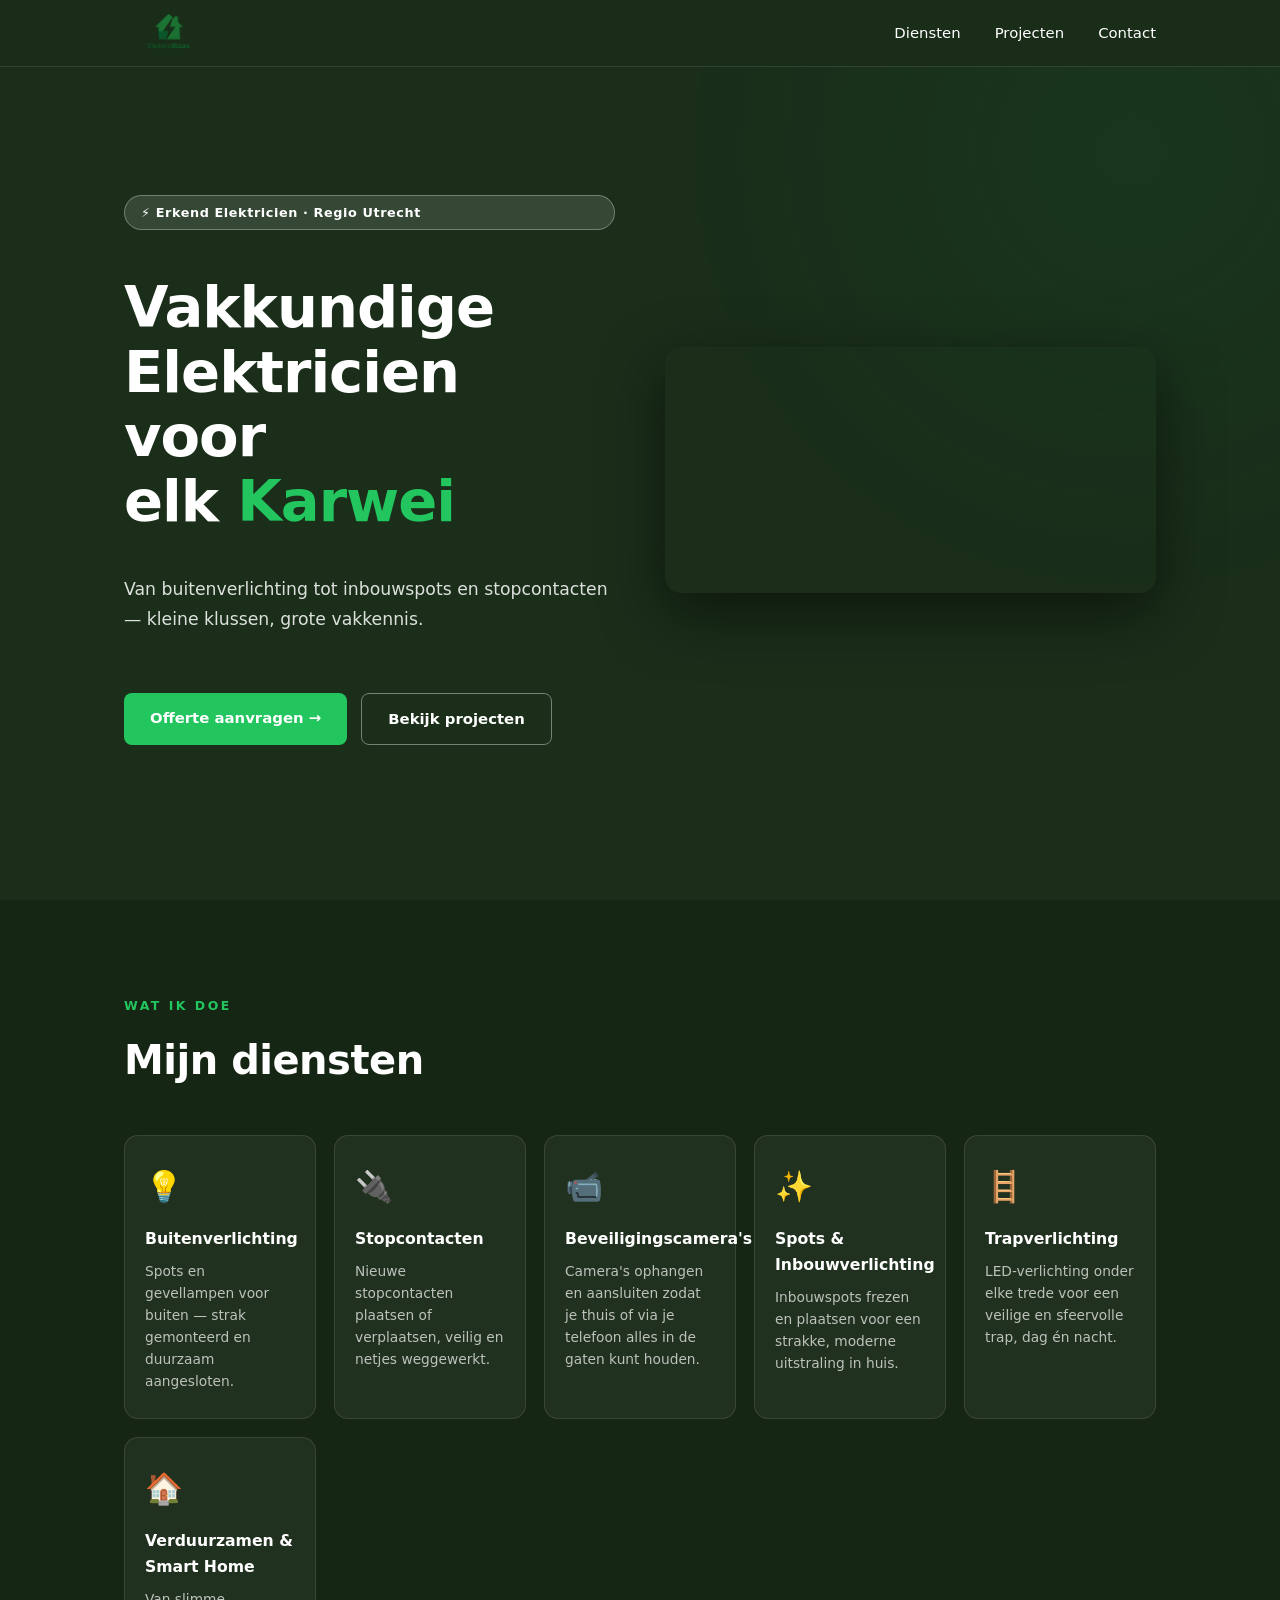
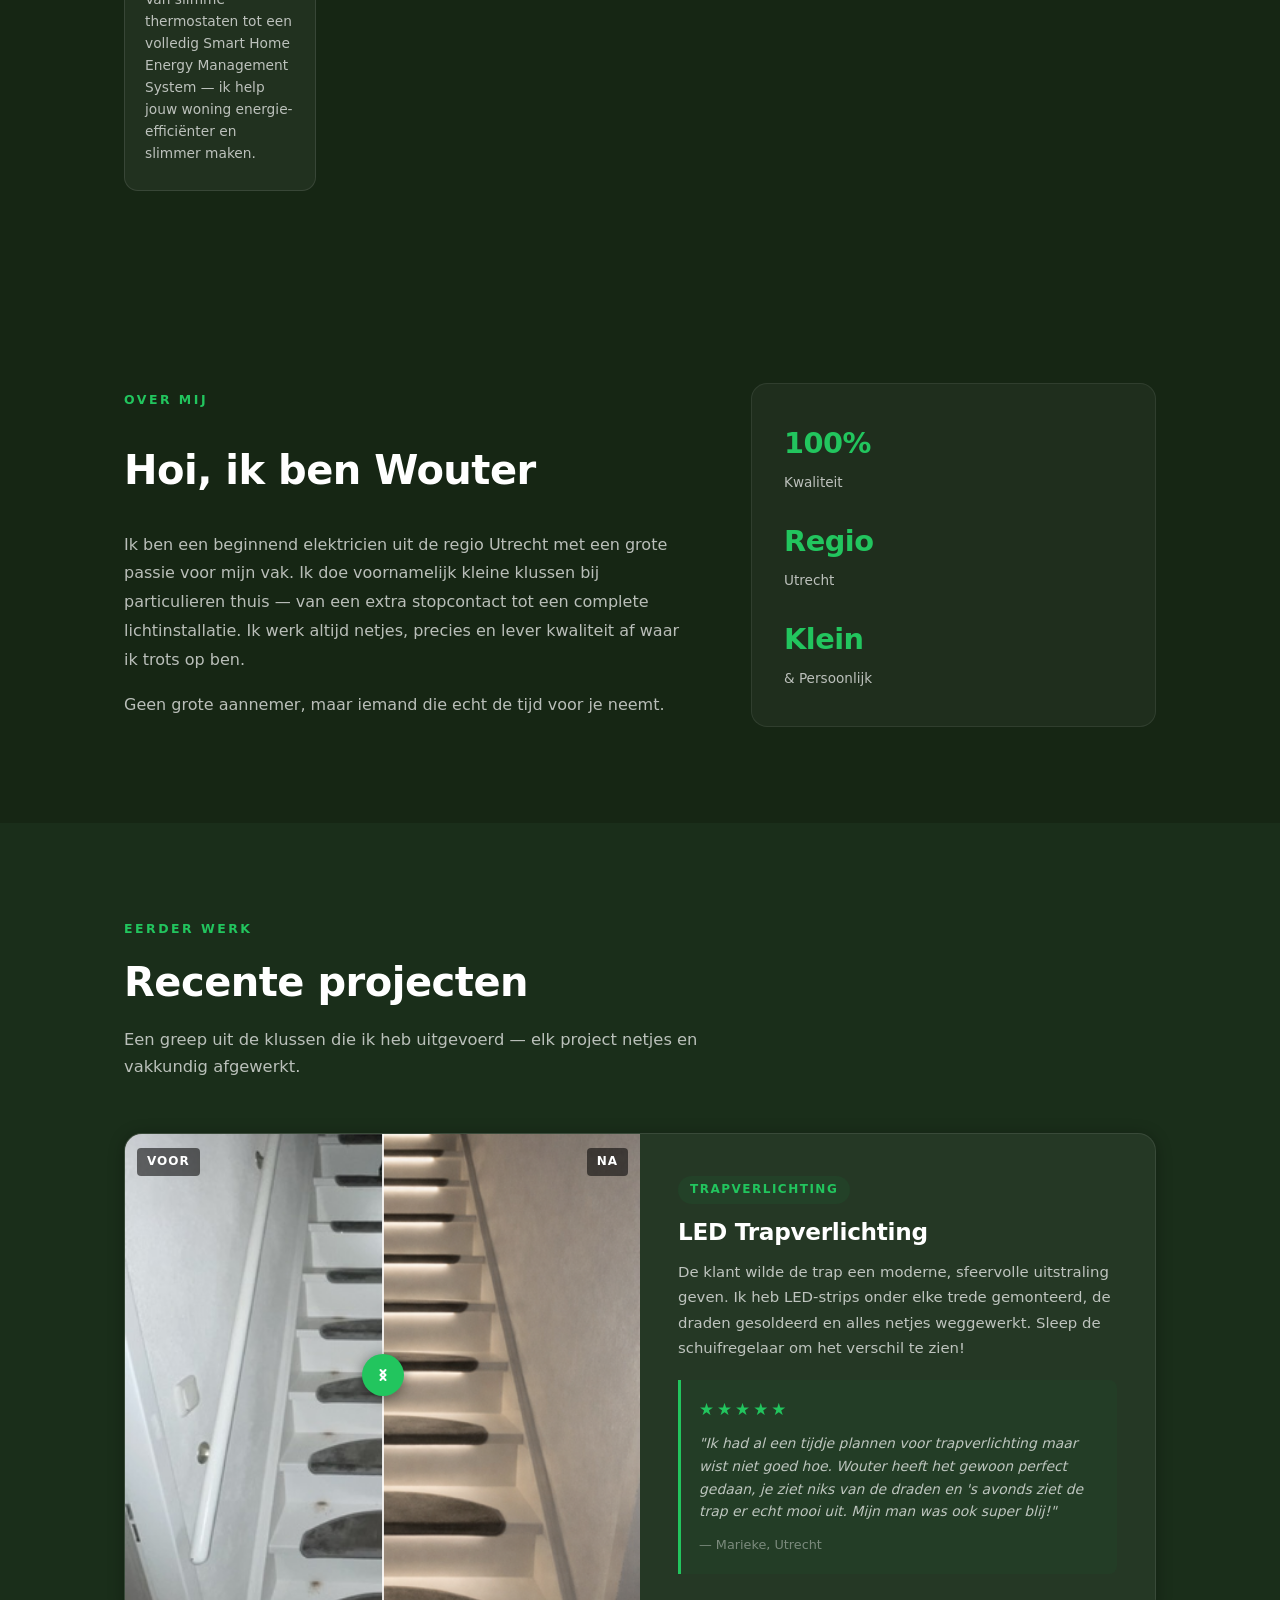
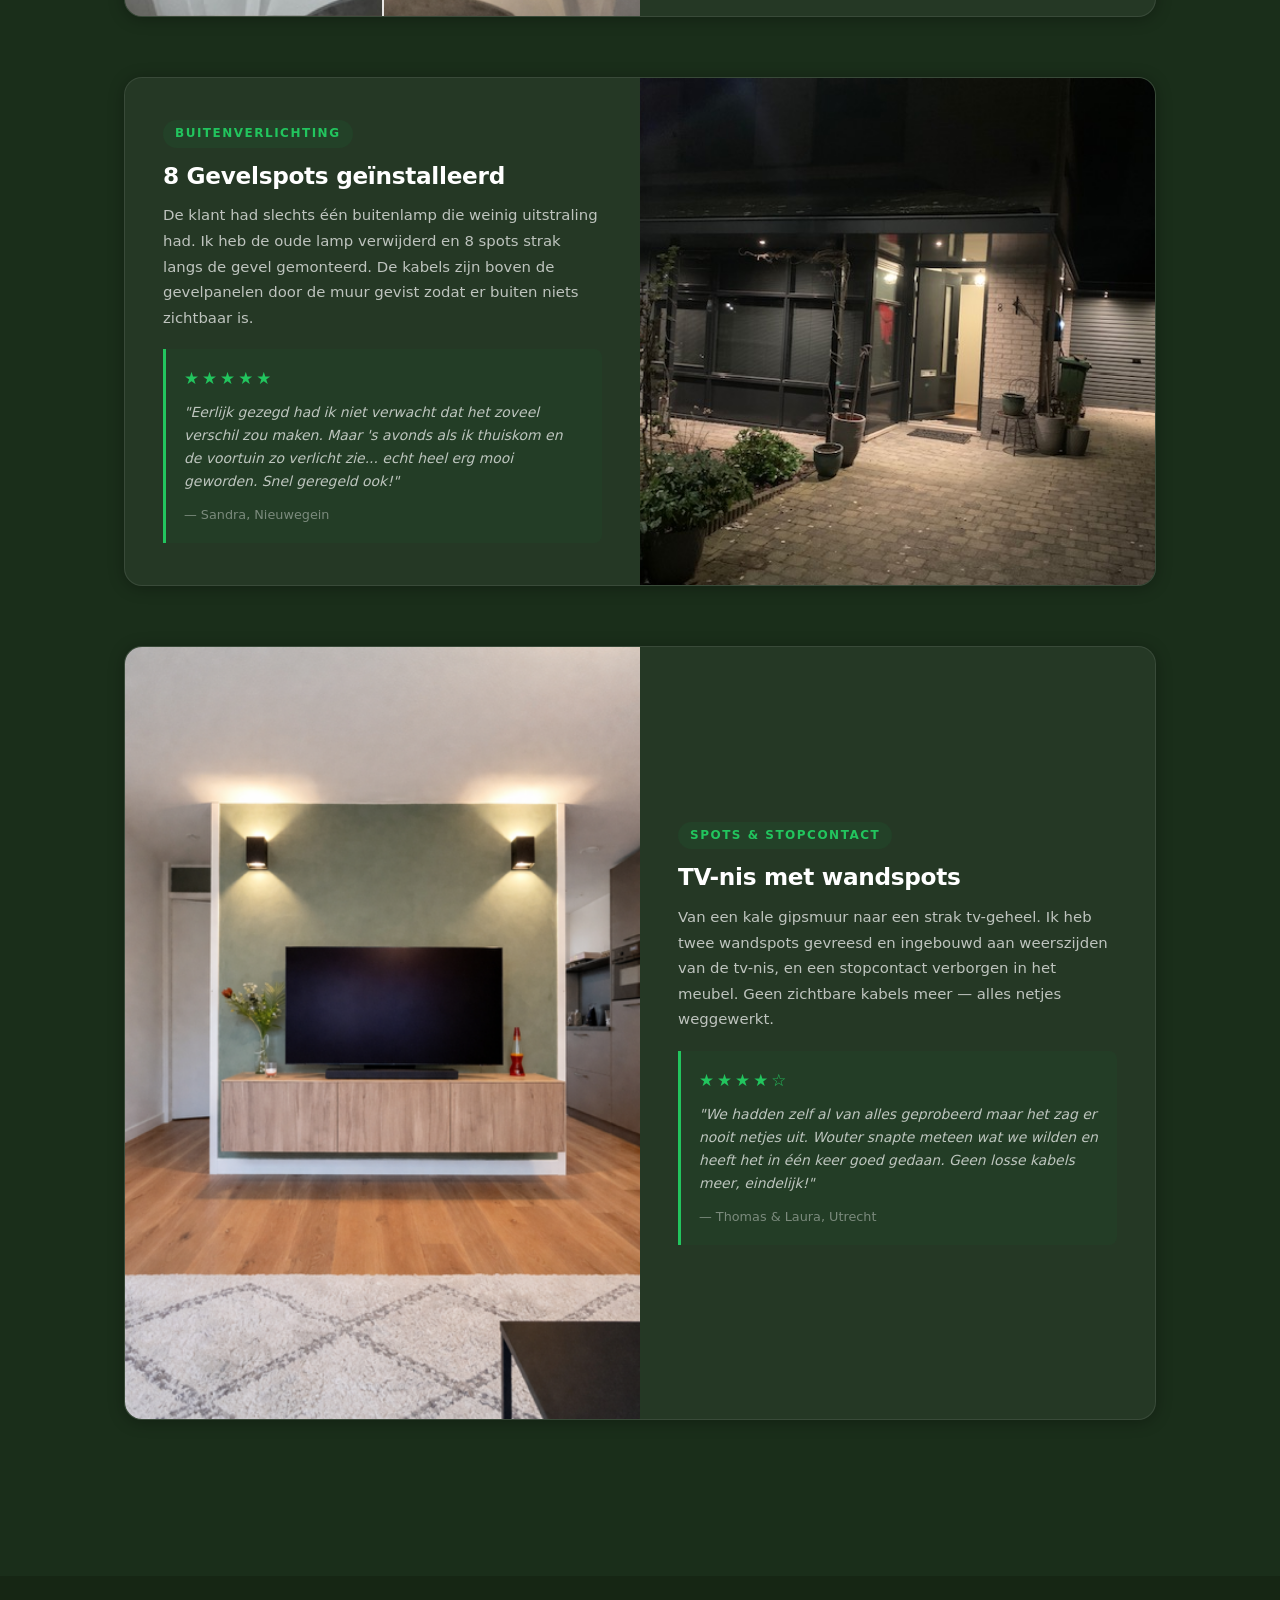
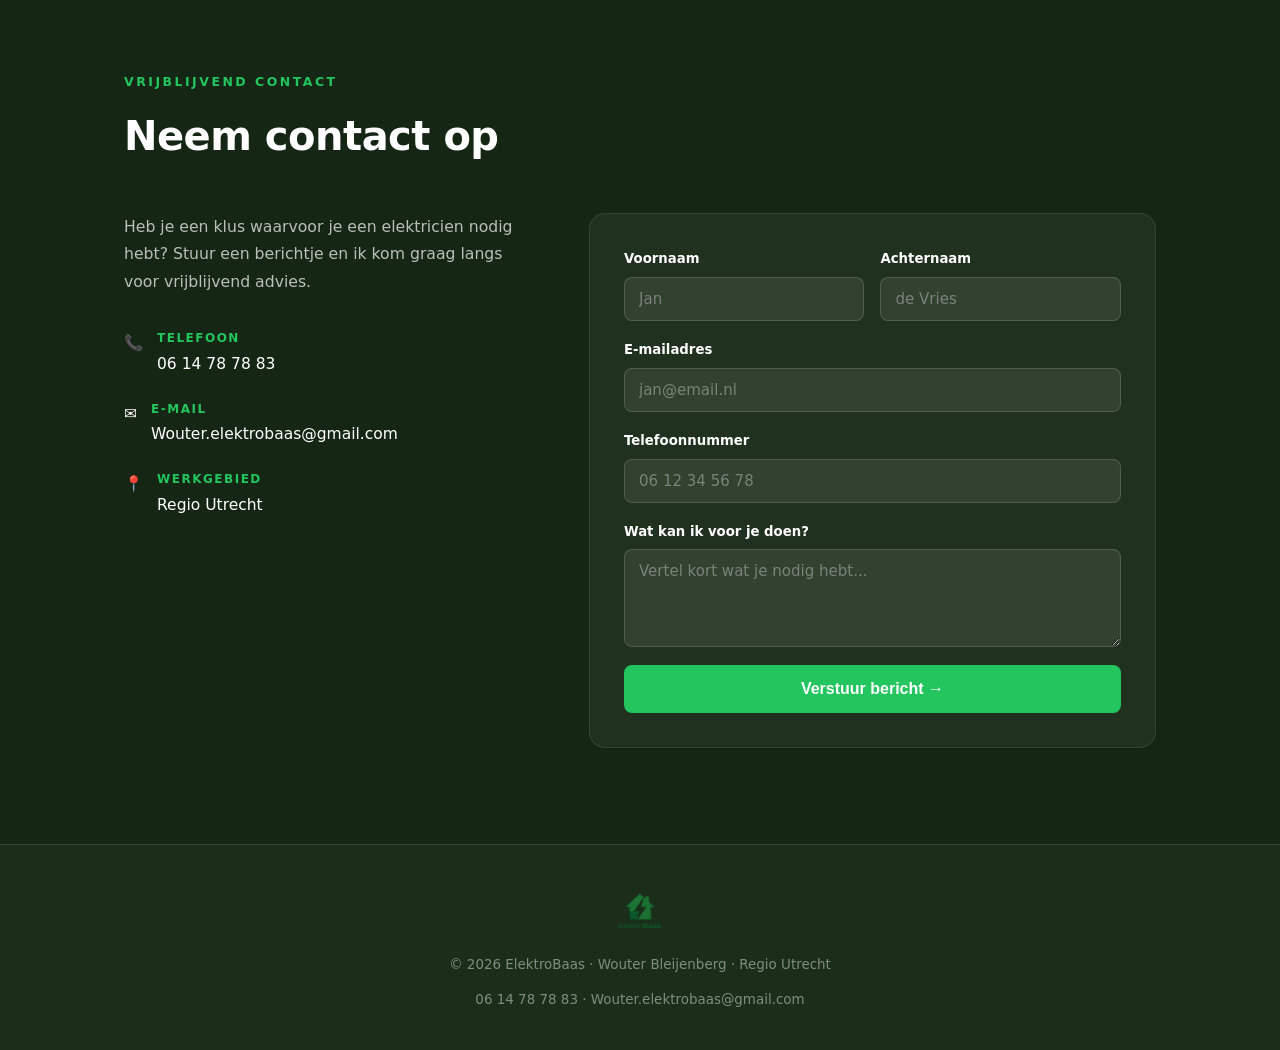
<file: index.html>
﻿<!DOCTYPE html>
<html lang="nl">
<head>
  <meta charset="UTF-8" />
  <meta name="viewport" content="width=device-width, initial-scale=1.0" />
  <title>ElektroBaas | Elektricien Utrecht</title>
  <link rel="stylesheet" href="style.css" />
  <link rel="icon" type="image/png" href="images/logo.png" />
</head>
<body>

  <!-- ── NAVBAR ── -->
  <nav class="navbar">
    <div class="container nav-inner">
      <a href="#" class="logo">
                <img src="images/logo.png" alt="ElektroBaas logo" height="60">
      </a>
      <ul class="nav-links">
        <li><a href="#diensten">Diensten</a></li>
        <li><a href="#projecten">Projecten</a></li>
        <li><a href="#contact">Contact</a></li>
      </ul>
      <button class="hamburger" id="hamburger" aria-label="Menu">
        <span></span><span></span><span></span>
      </button>
    </div>
    <div class="mobile-menu" id="mobile-menu">
      <a href="#diensten">Diensten</a>
      <a href="#projecten">Projecten</a>
      <a href="#contact">Contact</a>
    </div>
  </nav>

  <!-- ── HERO ── -->
  <section class="hero">
    <div class="container hero-content">
      <div class="hero-text">
        <span class="badge">⚡ Erkend Elektricien · Regio Utrecht</span>
        <h1>Vakkundige<br>Elektricien voor<br>elk <span class="accent">Karwei</span></h1>
        <p>Van buitenverlichting tot inbouwspots en stopcontacten — kleine klussen, grote vakkennis.</p>
        <div class="hero-btns">
          <a href="#contact" class="btn-primary">Offerte aanvragen →</a>
          <a href="#projecten" class="btn-outline">Bekijk projecten</a>
        </div>
      </div>
      <div class="hero-video-wrap">
        <video autoplay muted loop playsinline>
          <source src="1.mp4" type="video/mp4">
        </video>
      </div>
    </div>
  </section>

  <!-- ── DIENSTEN ── -->
  <section id="diensten" class="section diensten-section">
    <div class="container">
      <span class="section-label">Wat ik doe</span>
      <h2>Mijn diensten</h2>
      <div class="diensten-grid">

        <div class="dienst-card">
          <div class="dienst-icon">💡</div>
          <h3>Buitenverlichting</h3>
          <p>Spots en gevellampen voor buiten — strak gemonteerd en duurzaam aangesloten.</p>
        </div>

        <div class="dienst-card">
          <div class="dienst-icon">🔌</div>
          <h3>Stopcontacten</h3>
          <p>Nieuwe stopcontacten plaatsen of verplaatsen, veilig en netjes weggewerkt.</p>
        </div>

        <div class="dienst-card">
          <div class="dienst-icon">📹</div>
          <h3>Beveiligingscamera's</h3>
          <p>Camera's ophangen en aansluiten zodat je thuis of via je telefoon alles in de gaten kunt houden.</p>
        </div>

        <div class="dienst-card">
          <div class="dienst-icon">✨</div>
          <h3>Spots & Inbouwverlichting</h3>
          <p>Inbouwspots frezen en plaatsen voor een strakke, moderne uitstraling in huis.</p>
        </div>

        <div class="dienst-card">
          <div class="dienst-icon">🪜</div>
          <h3>Trapverlichting</h3>
          <p>LED-verlichting onder elke trede voor een veilige en sfeervolle trap, dag én nacht.</p>
        </div>

        <div class="dienst-card">
          <div class="dienst-icon">🏠</div>
          <h3>Verduurzamen & Smart Home</h3>
          <p>Van slimme thermostaten tot een volledig Smart Home Energy Management System — ik help jouw woning energie-efficiënter en slimmer maken.</p>
        </div>

      </div>
    </div>
  </section>

  <!-- ── OVER MIJ ── -->
  <section id="over-mij" class="section over-mij-section">
    <div class="container over-mij-inner">
      <div class="over-mij-text">
        <span class="section-label">Over mij</span>
        <h2>Hoi, ik ben Wouter</h2>
        <p>Ik ben een beginnend elektricien uit de regio Utrecht met een grote passie voor mijn vak. Ik doe voornamelijk kleine klussen bij particulieren thuis — van een extra stopcontact tot een complete lichtinstallatie. Ik werk altijd netjes, precies en lever kwaliteit af waar ik trots op ben.</p>
        <p>Geen grote aannemer, maar iemand die echt de tijd voor je neemt.</p>
      </div>
      <div class="over-mij-img">
        <div class="over-mij-stats">
          <div class="stat">
            <span class="stat-number">100%</span>
            <span class="stat-label">Kwaliteit</span>
          </div>
          <div class="stat">
            <span class="stat-number">Regio</span>
            <span class="stat-label">Utrecht</span>
          </div>
          <div class="stat">
            <span class="stat-number">Klein</span>
            <span class="stat-label">& Persoonlijk</span>
          </div>
        </div>
      </div>
    </div>
  </section>

  <!-- ── PROJECTEN ── -->
  <section id="projecten" class="section projecten-section">
    <div class="container">
      <span class="section-label">Eerder werk</span>
      <h2>Recente projecten</h2>
      <p class="section-sub">Een greep uit de klussen die ik heb uitgevoerd — elk project netjes en vakkundig afgewerkt.</p>

      <!-- Project 1: Before/After Slider -->
      <div class="project-card">
        <div class="ba-slider" id="slider1">
          <div class="ba-after">
            <img src="images/trap-na.jpeg" alt="Trapverlichting na" />
            <span class="ba-label ba-label-right">Na</span>
          </div>
          <div class="ba-before">
            <img src="images/trap-voor.jpeg" alt="Trapverlichting voor" />
            <span class="ba-label ba-label-left">Voor</span>
          </div>
          <div class="ba-handle" id="handle1">
            <div class="ba-line"></div>
            <div class="ba-btn">
              <svg viewBox="0 0 24 24" width="20" height="20" fill="none">
                <path d="M15 18l-6-6 6-6" stroke="white" stroke-width="2.5" stroke-linecap="round" stroke-linejoin="round"/>
                <path d="M9 6l6 6-6 6" stroke="white" stroke-width="2.5" stroke-linecap="round" stroke-linejoin="round"/>
              </svg>
            </div>
          </div>
        </div>
        <div class="project-info">
          <span class="project-tag">Trapverlichting</span>
          <h3>LED Trapverlichting</h3>
          <p>De klant wilde de trap een moderne, sfeervolle uitstraling geven. Ik heb LED-strips onder elke trede gemonteerd, de draden gesoldeerd en alles netjes weggewerkt. Sleep de schuifregelaar om het verschil te zien!</p>
          <div class="review">
            <div class="stars">★★★★★</div>
            <blockquote>"Ik had al een tijdje plannen voor trapverlichting maar wist niet goed hoe. Wouter heeft het gewoon perfect gedaan, je ziet niks van de draden en 's avonds ziet de trap er echt mooi uit. Mijn man was ook super blij!"</blockquote>
            <cite>— Marieke, Utrecht</cite>
          </div>
        </div>
      </div>

      <!-- Project 2: Buitenverlichting -->
      <div class="project-card project-card-reverse">
        <div class="project-img">
          <img src="images/buiten.jpeg" alt="Buitenverlichting" />
        </div>
        <div class="project-info">
          <span class="project-tag">Buitenverlichting</span>
          <h3>8 Gevelspots geïnstalleerd</h3>
          <p>De klant had slechts één buitenlamp die weinig uitstraling had. Ik heb de oude lamp verwijderd en 8 spots strak langs de gevel gemonteerd. De kabels zijn boven de gevelpanelen door de muur gevist zodat er buiten niets zichtbaar is.</p>
          <div class="review">
            <div class="stars">★★★★★</div>
            <blockquote>"Eerlijk gezegd had ik niet verwacht dat het zoveel verschil zou maken. Maar 's avonds als ik thuiskom en de voortuin zo verlicht zie... echt heel erg mooi geworden. Snel geregeld ook!"</blockquote>
            <cite>— Sandra, Nieuwegein</cite>
          </div>
        </div>
      </div>

      <!-- Project 3: Binnenverlichting -->
      <div class="project-card">
        <div class="project-img">
          <img src="images/binnen.jpeg" alt="Binnenverlichting TV-nis" />
        </div>
        <div class="project-info">
          <span class="project-tag">Spots & Stopcontact</span>
          <h3>TV-nis met wandspots</h3>
          <p>Van een kale gipsmuur naar een strak tv-geheel. Ik heb twee wandspots gevreesd en ingebouwd aan weerszijden van de tv-nis, en een stopcontact verborgen in het meubel. Geen zichtbare kabels meer — alles netjes weggewerkt.</p>
          <div class="review">
            <div class="stars">★★★★☆</div>
            <blockquote>"We hadden zelf al van alles geprobeerd maar het zag er nooit netjes uit. Wouter snapte meteen wat we wilden en heeft het in één keer goed gedaan. Geen losse kabels meer, eindelijk!"</blockquote>
            <cite>— Thomas & Laura, Utrecht</cite>
          </div>
        </div>
      </div>

    </div>
  </section>

  <!-- ── CONTACT ── -->
  <section id="contact" class="section contact-section">
    <div class="container">
      <span class="section-label">Vrijblijvend contact</span>
      <h2>Neem contact op</h2>
      <div class="contact-grid">

        <div class="contact-info">
          <p>Heb je een klus waarvoor je een elektricien nodig hebt? Stuur een berichtje en ik kom graag langs voor vrijblijvend advies.</p>
          <div class="contact-items">
            <div class="contact-item">
              <span class="ci-icon">📞</span>
              <div>
                <strong>Telefoon</strong>
                <a href="tel:0614787883">06 14 78 78 83</a>
              </div>
            </div>
            <div class="contact-item">
              <span class="ci-icon">✉️</span>
              <div>
                <strong>E-mail</strong>
                <a href="mailto:Wouter.elektrobaas@gmail.com">Wouter.elektrobaas@gmail.com</a>
              </div>
            </div>
            <div class="contact-item">
              <span class="ci-icon">📍</span>
              <div>
                <strong>Werkgebied</strong>
                <span>Regio Utrecht</span>
              </div>
            </div>
          </div>
        </div>

        <form class="contact-form" action="https://formspree.io/f/xpqooney" method="POST">
          <div class="form-row">
            <div class="form-group">
              <label>Voornaam</label>
              <input type="text" name="voornaam" placeholder="Jan" required />
            </div>
            <div class="form-group">
              <label>Achternaam</label>
              <input type="text" name="achternaam" placeholder="de Vries" required />
            </div>
          </div>
          <div class="form-group">
            <label>E-mailadres</label>
            <input type="email" name="email" placeholder="jan@email.nl" required />
          </div>
          <div class="form-group">
            <label>Telefoonnummer</label>
            <input type="tel" name="telefoon" placeholder="06 12 34 56 78" />
          </div>
          <div class="form-group">
            <label>Wat kan ik voor je doen?</label>
            <textarea name="bericht" rows="4" placeholder="Vertel kort wat je nodig hebt..." required></textarea>
          </div>
          <button type="submit" class="btn-primary btn-full">Verstuur bericht →</button>
        </form>

      </div>
    </div>
  </section>

  <!-- ── FOOTER ── -->
  <footer class="footer">
    <div class="container footer-inner">
      <a href="#" class="logo">
                <img src="images/logo.png" alt="ElektroBaas logo" height="60">
      </a>
      <p>© 2026 ElektroBaas · Wouter Bleijenberg · Regio Utrecht</p>
      <p><a href="tel:0614787883">06 14 78 78 83</a> · <a href="mailto:Wouter.elektrobaas@gmail.com">Wouter.elektrobaas@gmail.com</a></p>
    </div>
  </footer>

  <script src="script.js"></script>
</body>
</html>
</file>
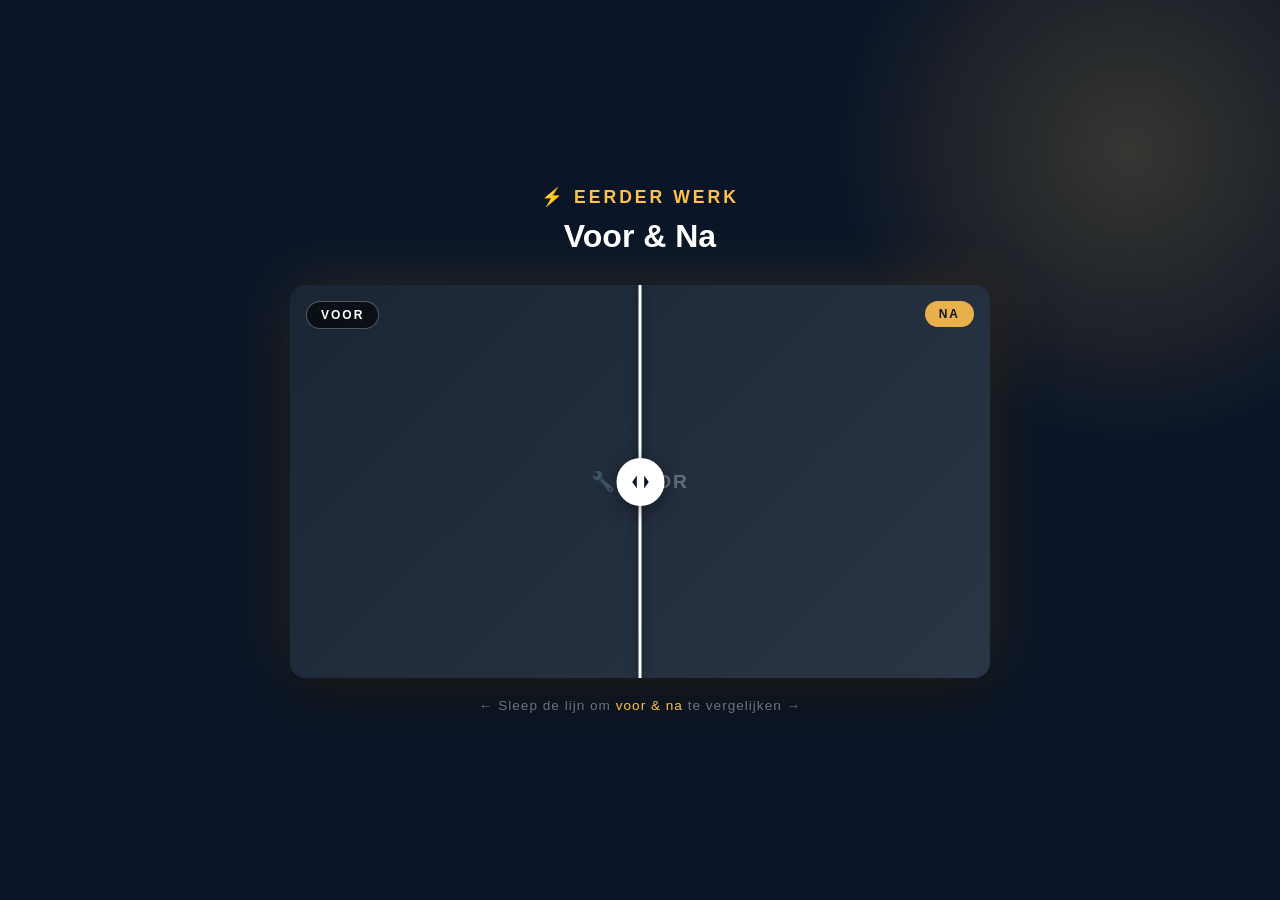
<file: beforeafter-demo.html>
<!DOCTYPE html>
<html lang="nl">
<head>
  <meta charset="UTF-8">
  <meta name="viewport" content="width=device-width, initial-scale=1.0">
  <title>Before & After Demo – ElektroBaas</title>
  <style>
    * { margin: 0; padding: 0; box-sizing: border-box; }

    body {
      background: #0a1628;
      display: flex;
      flex-direction: column;
      align-items: center;
      justify-content: center;
      min-height: 100vh;
      font-family: 'Segoe UI', sans-serif;
      color: white;
      overflow: hidden;
    }

    /* Warm glow effect */
    body::before {
      content: '';
      position: fixed;
      top: -150px;
      right: -150px;
      width: 600px;
      height: 600px;
      background: radial-gradient(circle, rgba(255, 200, 100, 0.18) 0%, rgba(255, 160, 50, 0.08) 45%, transparent 70%);
      pointer-events: none;
      z-index: 0;
    }

    h2 {
      font-size: 1.1rem;
      letter-spacing: 3px;
      color: #ffc04d;
      text-transform: uppercase;
      margin-bottom: 10px;
      position: relative;
      z-index: 1;
    }

    h1 {
      font-size: 2rem;
      font-weight: 800;
      margin-bottom: 30px;
      position: relative;
      z-index: 1;
    }

    .slider-wrapper {
      position: relative;
      width: 700px;
      max-width: 95vw;
      aspect-ratio: 16/9;
      border-radius: 16px;
      overflow: hidden;
      box-shadow: 0 0 60px rgba(255, 180, 60, 0.15), 0 20px 60px rgba(0,0,0,0.6);
      cursor: ew-resize;
      user-select: none;
      z-index: 1;
    }

    /* AFTER image (bottom layer, full width) */
    .after {
      position: absolute;
      inset: 0;
      width: 100%;
      height: 100%;
      object-fit: cover;
    }

    /* BEFORE image (top layer, clipped) */
    .before {
      position: absolute;
      inset: 0;
      width: 100%;
      height: 100%;
      object-fit: cover;
      clip-path: inset(0 50% 0 0);
      transition: clip-path 0.02s;
    }

    /* Divider line */
    .divider {
      position: absolute;
      top: 0;
      left: 50%;
      transform: translateX(-50%);
      width: 3px;
      height: 100%;
      background: white;
      z-index: 10;
      pointer-events: none;
      box-shadow: 0 0 10px rgba(0,0,0,0.5);
    }

    /* Divider handle */
    .handle {
      position: absolute;
      top: 50%;
      left: 50%;
      transform: translate(-50%, -50%);
      width: 48px;
      height: 48px;
      background: white;
      border-radius: 50%;
      display: flex;
      align-items: center;
      justify-content: center;
      box-shadow: 0 4px 20px rgba(0,0,0,0.4);
      z-index: 11;
      pointer-events: none;
    }

    .handle svg {
      width: 22px;
      height: 22px;
      fill: #0a1628;
    }

    /* Labels */
    .label {
      position: absolute;
      top: 16px;
      padding: 6px 14px;
      border-radius: 30px;
      font-size: 0.75rem;
      font-weight: 700;
      letter-spacing: 2px;
      text-transform: uppercase;
      z-index: 5;
      pointer-events: none;
    }

    .label-before {
      left: 16px;
      background: rgba(0,0,0,0.6);
      color: white;
      border: 1px solid rgba(255,255,255,0.3);
    }

    .label-after {
      right: 16px;
      background: rgba(255, 192, 77, 0.9);
      color: #0a1628;
    }

    /* Placeholder styling when no real images */
    .placeholder {
      position: absolute;
      inset: 0;
      display: flex;
      align-items: center;
      justify-content: center;
      font-size: 1.2rem;
      font-weight: 600;
      letter-spacing: 2px;
    }

    .placeholder-before {
      background: linear-gradient(135deg, #1a2535 0%, #2a3545 100%);
      color: rgba(255,255,255,0.3);
    }

    .placeholder-after {
      background: linear-gradient(135deg, #0d1f3c 0%, #1a3060 100%);
      color: rgba(255,192,77,0.5);
    }

    p.hint {
      margin-top: 20px;
      color: rgba(255,255,255,0.4);
      font-size: 0.85rem;
      letter-spacing: 1px;
      position: relative;
      z-index: 1;
    }

    p.hint span {
      color: #ffc04d;
    }
  </style>
</head>
<body>

  <h2>⚡ Eerder werk</h2>
  <h1>Voor & Na</h1>

  <div class="slider-wrapper" id="slider">

    <!-- AFTER (achtergrond) -->
    <div class="placeholder placeholder-after" id="afterLayer">
      ✨ NA
    </div>

    <!-- BEFORE (voorgrond, geclipped) -->
    <div class="placeholder placeholder-before" id="beforeLayer">
      🔧 VOOR
    </div>

    <!-- Labels -->
    <div class="label label-before">Voor</div>
    <div class="label label-after">Na</div>

    <!-- Divider -->
    <div class="divider" id="divider">
      <div class="handle">
        <svg viewBox="0 0 24 24" xmlns="http://www.w3.org/2000/svg">
          <path d="M8 5l-5 7 5 7M16 5l5 7-5 7"/>
        </svg>
      </div>
    </div>

  </div>

  <p class="hint">← Sleep de lijn om <span>voor & na</span> te vergelijken →</p>

  <script>
    const slider = document.getElementById('slider');
    const beforeLayer = document.getElementById('beforeLayer');
    const divider = document.getElementById('divider');
    let isDragging = false;

    function setPosition(x) {
      const rect = slider.getBoundingClientRect();
      let pct = (x - rect.left) / rect.width;
      pct = Math.min(Math.max(pct, 0.02), 0.98);
      const pctRight = (1 - pct) * 100;
      beforeLayer.style.clipPath = `inset(0 ${pctRight}% 0 0)`;
      divider.style.left = (pct * 100) + '%';
    }

    // Mouse
    slider.addEventListener('mousedown', e => { isDragging = true; setPosition(e.clientX); });
    window.addEventListener('mousemove', e => { if (isDragging) setPosition(e.clientX); });
    window.addEventListener('mouseup', () => isDragging = false);

    // Touch
    slider.addEventListener('touchstart', e => { isDragging = true; setPosition(e.touches[0].clientX); });
    window.addEventListener('touchmove', e => { if (isDragging) setPosition(e.touches[0].clientX); });
    window.addEventListener('touchend', () => isDragging = false);
  </script>

</body>
</html>
</file>
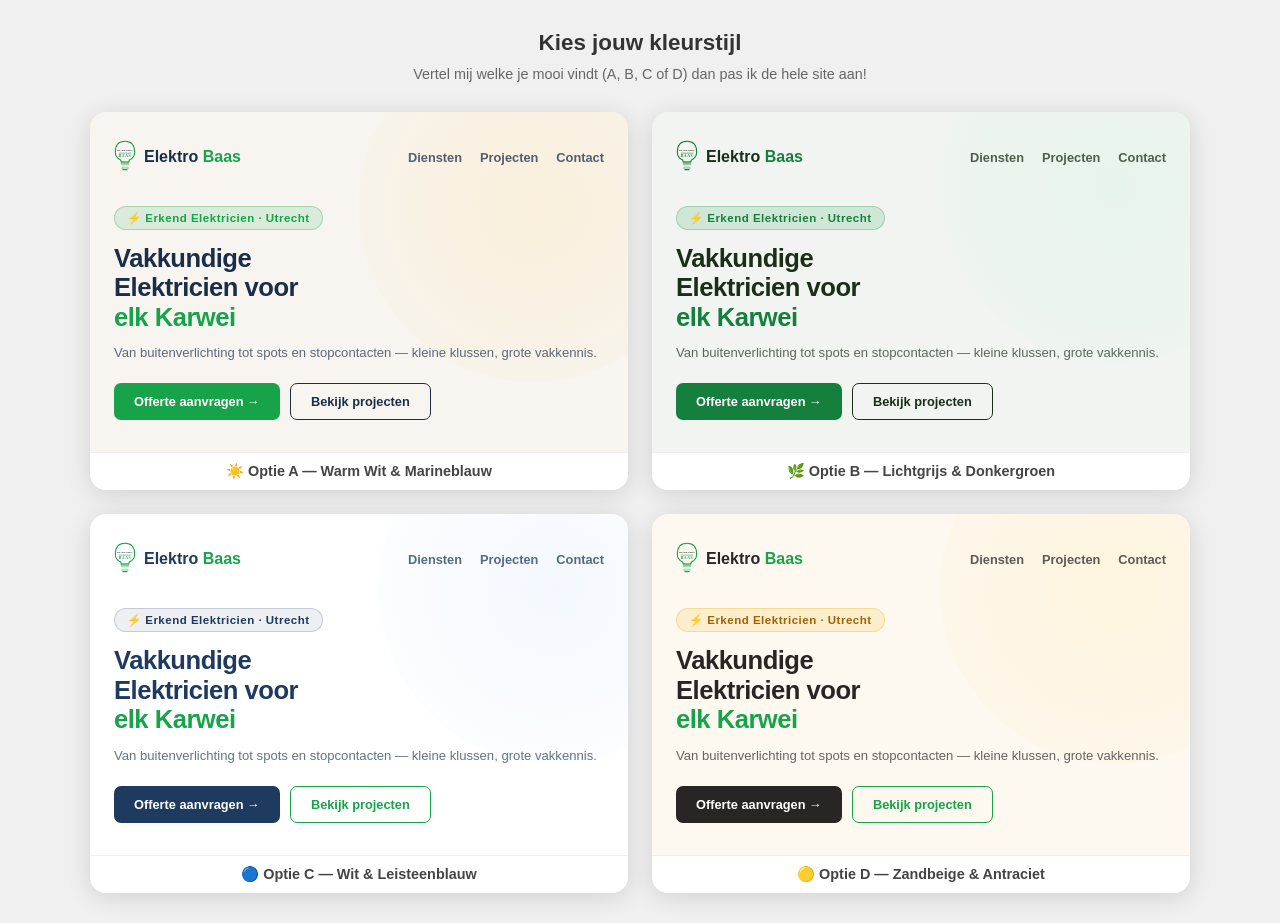
<file: kleur-opties.html>
<!DOCTYPE html>
<html lang="nl">
<head>
<meta charset="UTF-8">
<meta name="viewport" content="width=device-width, initial-scale=1.0">
<title>Kleur Opties - ElektroBaas</title>
<style>
  * { margin: 0; padding: 0; box-sizing: border-box; }
  body { font-family: 'Segoe UI', sans-serif; background: #f0f0f0; padding: 30px; }
  h1 { text-align: center; margin-bottom: 10px; color: #333; font-size: 1.4rem; }
  p.sub { text-align: center; color: #666; margin-bottom: 30px; font-size: 0.9rem; }
  .grid { display: grid; grid-template-columns: 1fr 1fr; gap: 24px; max-width: 1100px; margin: 0 auto; }

  .card { border-radius: 16px; overflow: hidden; box-shadow: 0 4px 24px rgba(0,0,0,0.13); }
  .card-label { text-align: center; padding: 10px; font-weight: 700; font-size: 0.9rem; color: #444; background: #fff; border-top: 1px solid #eee; }

  .preview { padding: 28px 24px 32px; position: relative; overflow: hidden; }
  .preview::before { content: ''; position: absolute; top: -100px; right: -100px; width: 350px; height: 350px; border-radius: 50%; opacity: 0.18; pointer-events: none; }

  .nav { display: flex; align-items: center; justify-content: space-between; margin-bottom: 32px; }
  .nav-logo { display: flex; align-items: center; gap: 8px; font-weight: 800; font-size: 1rem; }
  .nav-links { display: flex; gap: 18px; font-size: 0.8rem; font-weight: 600; opacity: 0.75; }

  .badge { display: inline-block; padding: 4px 12px; border-radius: 100px; font-size: 0.72rem; font-weight: 700; letter-spacing: 0.5px; margin-bottom: 14px; }
  .hero-title { font-size: 1.6rem; font-weight: 900; line-height: 1.15; margin-bottom: 10px; letter-spacing: -0.5px; }
  .hero-sub { font-size: 0.82rem; line-height: 1.6; margin-bottom: 20px; opacity: 0.7; }
  .btns { display: flex; gap: 10px; }
  .btn1 { padding: 10px 20px; border-radius: 7px; font-weight: 700; font-size: 0.8rem; border: none; cursor: pointer; }
  .btn2 { padding: 10px 20px; border-radius: 7px; font-weight: 600; font-size: 0.8rem; background: transparent; cursor: pointer; }

  /* ── OPTIE A: Warm Wit & Marineblauw ── */
  .a { background: #f8f5f0; }
  .a::before { background: radial-gradient(circle, #ffd580, transparent); top: -80px; right: -80px; }
  .a .nav-logo, .a .nav-links, .a .hero-title { color: #1a2e4a; }
  .a .hero-sub { color: #1a2e4a; }
  .a .badge { background: rgba(22,163,74,0.12); color: #16a34a; border: 1px solid rgba(22,163,74,0.3); }
  .a .btn1 { background: #16a34a; color: white; }
  .a .btn2 { border: 1.5px solid #1a2e4a; color: #1a2e4a; }
  .a .accent { color: #16a34a; }

  /* ── OPTIE B: Lichtgrijs & Donkergroen ── */
  .b { background: #f1f4f1; }
  .b::before { background: radial-gradient(circle, #bbf7d0, transparent); }
  .b .nav-logo, .b .nav-links, .b .hero-title { color: #1a2e1a; }
  .b .hero-sub { color: #1a2e1a; }
  .b .badge { background: rgba(22,163,74,0.15); color: #15803d; border: 1px solid rgba(22,163,74,0.3); }
  .b .btn1 { background: #15803d; color: white; }
  .b .btn2 { border: 1.5px solid #1a2e1a; color: #1a2e1a; }
  .b .accent { color: #15803d; }

  /* ── OPTIE C: Wit & Leisteen blauw ── */
  .c { background: #ffffff; }
  .c::before { background: radial-gradient(circle, #bfdbfe, transparent); }
  .c .nav-logo, .c .nav-links, .c .hero-title { color: #1e3a5f; }
  .c .hero-sub { color: #1e3a5f; }
  .c .badge { background: rgba(30,58,95,0.08); color: #1e3a5f; border: 1px solid rgba(30,58,95,0.2); }
  .c .btn1 { background: #1e3a5f; color: white; }
  .c .btn2 { border: 1.5px solid #16a34a; color: #16a34a; }
  .c .accent { color: #16a34a; }

  /* ── OPTIE D: Zand & Antraciet ── */
  .d { background: #fdf8f0; }
  .d::before { background: radial-gradient(circle, #fde68a, transparent); }
  .d .nav-logo, .d .nav-links, .d .hero-title { color: #292524; }
  .d .hero-sub { color: #292524; }
  .d .badge { background: rgba(234,179,8,0.15); color: #a16207; border: 1px solid rgba(234,179,8,0.3); }
  .d .btn1 { background: #292524; color: white; }
  .d .btn2 { border: 1.5px solid #16a34a; color: #16a34a; }
  .d .accent { color: #16a34a; }
</style>
</head>
<body>
<h1>Kies jouw kleurstijl</h1>
<p class="sub">Vertel mij welke je mooi vindt (A, B, C of D) dan pas ik de hele site aan!</p>

<div class="grid">

  <!-- OPTIE A -->
  <div class="card">
    <div class="preview a">
      <div class="nav">
        <div class="nav-logo">
          <svg width="22" height="34" viewBox="0 0 100 155" xmlns="http://www.w3.org/2000/svg"><path d="M50,6 C90,6 94,38 94,56 Q94,80 70,91 L67,100 L33,100 L30,91 Q6,80 6,56 C6,38 10,6 50,6 Z" fill="none" stroke="#16a34a" stroke-width="5"/><text x="50" y="52" text-anchor="middle" font-family="Segoe UI" font-weight="900" font-size="13" fill="#1a2e4a" letter-spacing="1">ELEKTRO</text><line x1="22" y1="60" x2="78" y2="60" stroke="#16a34a" stroke-width="2.5"/><text x="50" y="78" text-anchor="middle" font-family="Segoe UI" font-weight="900" font-size="17" fill="#16a34a" letter-spacing="3">BAAS</text><rect x="33" y="100" width="34" height="5" rx="1" fill="none" stroke="#16a34a" stroke-width="2"/><rect x="33" y="108" width="34" height="5" rx="1" fill="none" stroke="#16a34a" stroke-width="2"/><rect x="36" y="124" width="28" height="8" rx="2" fill="none" stroke="#16a34a" stroke-width="2"/><rect x="39" y="132" width="22" height="6" rx="1" fill="#16a34a"/></svg>
          <span>Elektro <strong class="accent">Baas</strong></span>
        </div>
        <div class="nav-links"><span>Diensten</span><span>Projecten</span><span>Contact</span></div>
      </div>
      <span class="badge">⚡ Erkend Elektricien · Utrecht</span>
      <div class="hero-title">Vakkundige<br>Elektricien voor<br><span class="accent">elk Karwei</span></div>
      <div class="hero-sub">Van buitenverlichting tot spots en stopcontacten — kleine klussen, grote vakkennis.</div>
      <div class="btns">
        <button class="btn1">Offerte aanvragen →</button>
        <button class="btn2">Bekijk projecten</button>
      </div>
    </div>
    <div class="card-label">☀️ Optie A — Warm Wit & Marineblauw</div>
  </div>

  <!-- OPTIE B -->
  <div class="card">
    <div class="preview b">
      <div class="nav">
        <div class="nav-logo">
          <svg width="22" height="34" viewBox="0 0 100 155" xmlns="http://www.w3.org/2000/svg"><path d="M50,6 C90,6 94,38 94,56 Q94,80 70,91 L67,100 L33,100 L30,91 Q6,80 6,56 C6,38 10,6 50,6 Z" fill="none" stroke="#15803d" stroke-width="5"/><text x="50" y="52" text-anchor="middle" font-family="Segoe UI" font-weight="900" font-size="13" fill="#1a2e1a" letter-spacing="1">ELEKTRO</text><line x1="22" y1="60" x2="78" y2="60" stroke="#15803d" stroke-width="2.5"/><text x="50" y="78" text-anchor="middle" font-family="Segoe UI" font-weight="900" font-size="17" fill="#15803d" letter-spacing="3">BAAS</text><rect x="33" y="100" width="34" height="5" rx="1" fill="none" stroke="#15803d" stroke-width="2"/><rect x="33" y="108" width="34" height="5" rx="1" fill="none" stroke="#15803d" stroke-width="2"/><rect x="36" y="124" width="28" height="8" rx="2" fill="none" stroke="#15803d" stroke-width="2"/><rect x="39" y="132" width="22" height="6" rx="1" fill="#15803d"/></svg>
          <span>Elektro <strong class="accent">Baas</strong></span>
        </div>
        <div class="nav-links"><span>Diensten</span><span>Projecten</span><span>Contact</span></div>
      </div>
      <span class="badge">⚡ Erkend Elektricien · Utrecht</span>
      <div class="hero-title">Vakkundige<br>Elektricien voor<br><span class="accent">elk Karwei</span></div>
      <div class="hero-sub">Van buitenverlichting tot spots en stopcontacten — kleine klussen, grote vakkennis.</div>
      <div class="btns">
        <button class="btn1">Offerte aanvragen →</button>
        <button class="btn2">Bekijk projecten</button>
      </div>
    </div>
    <div class="card-label">🌿 Optie B — Lichtgrijs & Donkergroen</div>
  </div>

  <!-- OPTIE C -->
  <div class="card">
    <div class="preview c">
      <div class="nav">
        <div class="nav-logo">
          <svg width="22" height="34" viewBox="0 0 100 155" xmlns="http://www.w3.org/2000/svg"><path d="M50,6 C90,6 94,38 94,56 Q94,80 70,91 L67,100 L33,100 L30,91 Q6,80 6,56 C6,38 10,6 50,6 Z" fill="none" stroke="#16a34a" stroke-width="5"/><text x="50" y="52" text-anchor="middle" font-family="Segoe UI" font-weight="900" font-size="13" fill="#1e3a5f" letter-spacing="1">ELEKTRO</text><line x1="22" y1="60" x2="78" y2="60" stroke="#16a34a" stroke-width="2.5"/><text x="50" y="78" text-anchor="middle" font-family="Segoe UI" font-weight="900" font-size="17" fill="#16a34a" letter-spacing="3">BAAS</text><rect x="33" y="100" width="34" height="5" rx="1" fill="none" stroke="#16a34a" stroke-width="2"/><rect x="33" y="108" width="34" height="5" rx="1" fill="none" stroke="#16a34a" stroke-width="2"/><rect x="36" y="124" width="28" height="8" rx="2" fill="none" stroke="#16a34a" stroke-width="2"/><rect x="39" y="132" width="22" height="6" rx="1" fill="#16a34a"/></svg>
          <span>Elektro <strong class="accent">Baas</strong></span>
        </div>
        <div class="nav-links"><span>Diensten</span><span>Projecten</span><span>Contact</span></div>
      </div>
      <span class="badge">⚡ Erkend Elektricien · Utrecht</span>
      <div class="hero-title">Vakkundige<br>Elektricien voor<br><span class="accent">elk Karwei</span></div>
      <div class="hero-sub">Van buitenverlichting tot spots en stopcontacten — kleine klussen, grote vakkennis.</div>
      <div class="btns">
        <button class="btn1">Offerte aanvragen →</button>
        <button class="btn2">Bekijk projecten</button>
      </div>
    </div>
    <div class="card-label">🔵 Optie C — Wit & Leisteenblauw</div>
  </div>

  <!-- OPTIE D -->
  <div class="card">
    <div class="preview d">
      <div class="nav">
        <div class="nav-logo">
          <svg width="22" height="34" viewBox="0 0 100 155" xmlns="http://www.w3.org/2000/svg"><path d="M50,6 C90,6 94,38 94,56 Q94,80 70,91 L67,100 L33,100 L30,91 Q6,80 6,56 C6,38 10,6 50,6 Z" fill="none" stroke="#16a34a" stroke-width="5"/><text x="50" y="52" text-anchor="middle" font-family="Segoe UI" font-weight="900" font-size="13" fill="#292524" letter-spacing="1">ELEKTRO</text><line x1="22" y1="60" x2="78" y2="60" stroke="#16a34a" stroke-width="2.5"/><text x="50" y="78" text-anchor="middle" font-family="Segoe UI" font-weight="900" font-size="17" fill="#16a34a" letter-spacing="3">BAAS</text><rect x="33" y="100" width="34" height="5" rx="1" fill="none" stroke="#16a34a" stroke-width="2"/><rect x="33" y="108" width="34" height="5" rx="1" fill="none" stroke="#16a34a" stroke-width="2"/><rect x="36" y="124" width="28" height="8" rx="2" fill="none" stroke="#16a34a" stroke-width="2"/><rect x="39" y="132" width="22" height="6" rx="1" fill="#16a34a"/></svg>
          <span>Elektro <strong class="accent">Baas</strong></span>
        </div>
        <div class="nav-links"><span>Diensten</span><span>Projecten</span><span>Contact</span></div>
      </div>
      <span class="badge">⚡ Erkend Elektricien · Utrecht</span>
      <div class="hero-title">Vakkundige<br>Elektricien voor<br><span class="accent">elk Karwei</span></div>
      <div class="hero-sub">Van buitenverlichting tot spots en stopcontacten — kleine klussen, grote vakkennis.</div>
      <div class="btns">
        <button class="btn1">Offerte aanvragen →</button>
        <button class="btn2">Bekijk projecten</button>
      </div>
    </div>
    <div class="card-label">🟡 Optie D — Zandbeige & Antraciet</div>
  </div>

</div>
</body>
</html>
</file>
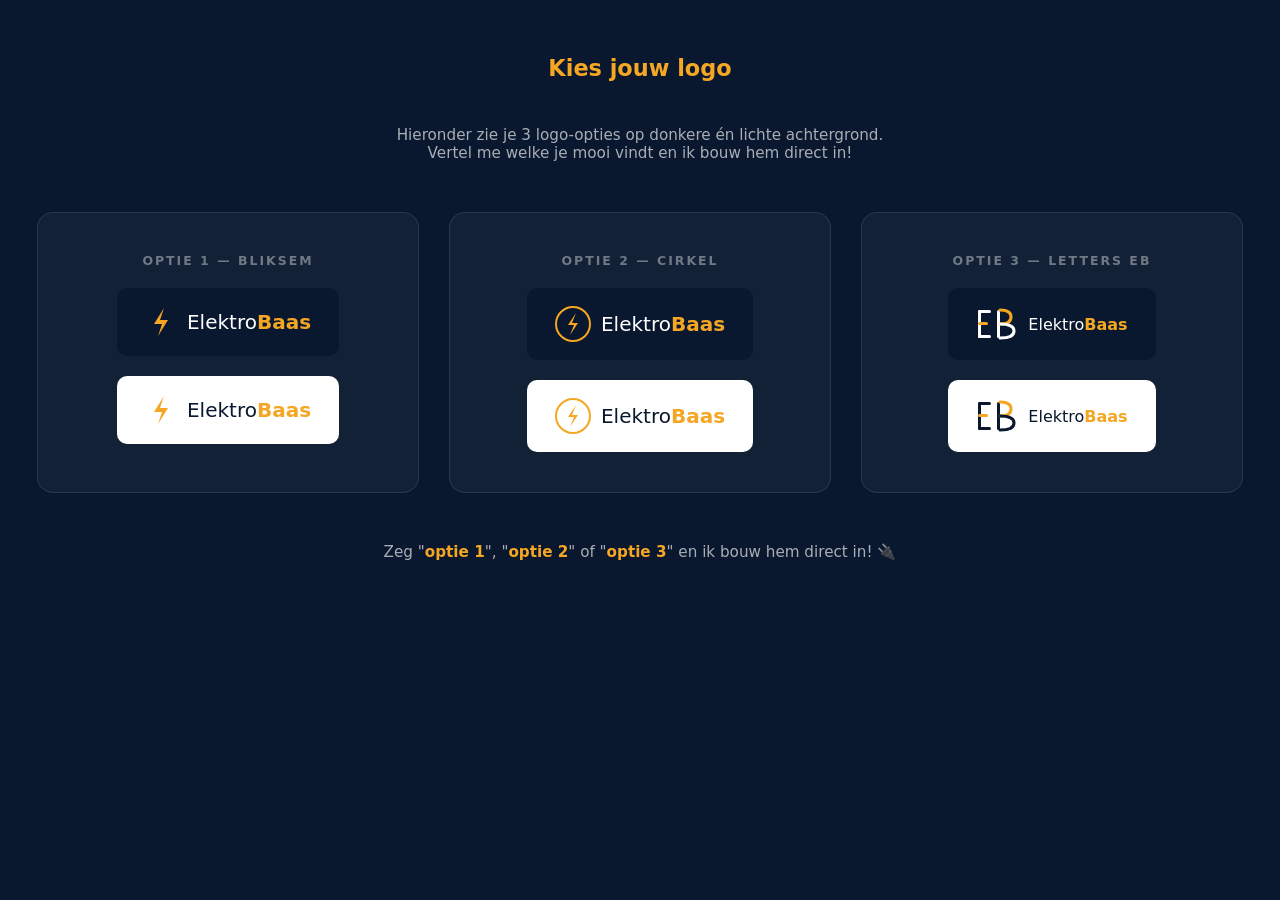
<file: logo-opties.html>
<!DOCTYPE html>
<html lang="nl">
<head>
  <meta charset="UTF-8"/>
  <meta name="viewport" content="width=device-width, initial-scale=1.0"/>
  <title>Logo opties – ElektroBaas</title>
  <style>
    body {
      margin: 0; padding: 40px 20px;
      background: #09182e;
      color: #fff;
      font-family: 'Segoe UI', system-ui, sans-serif;
      display: flex;
      flex-direction: column;
      align-items: center;
      gap: 20px;
    }
    h1 { font-size: 1.4rem; margin-bottom: 10px; color: #f5a623; }
    p  { color: rgba(255,255,255,0.65); font-size: 0.95rem; margin-bottom: 30px; text-align: center; }
    .logos { display: flex; flex-wrap: wrap; gap: 30px; justify-content: center; }
    .logo-box {
      background: rgba(255,255,255,0.04);
      border: 1px solid rgba(255,255,255,0.10);
      border-radius: 16px;
      padding: 40px 50px;
      display: flex; flex-direction: column; align-items: center; gap: 20px;
      width: 280px;
    }
    .logo-box span { font-size: 0.78rem; font-weight: 700; letter-spacing: 2px; text-transform: uppercase; color: rgba(255,255,255,0.40); }
    .preview-dark  { background: #09182e; padding: 18px 28px; border-radius: 10px; display: flex; align-items: center; gap: 10px; }
    .preview-light { background: #ffffff; padding: 18px 28px; border-radius: 10px; display: flex; align-items: center; gap: 10px; }
    .logo-text { font-size: 1.25rem; font-weight: 500; color: #ffffff; white-space: nowrap; }
    .logo-text strong { color: #f5a623; font-weight: 800; }
  </style>
</head>
<body>
  <h1>Kies jouw logo</h1>
  <p>Hieronder zie je 3 logo-opties op donkere én lichte achtergrond.<br>Vertel me welke je mooi vindt en ik bouw hem direct in!</p>

  <div class="logos">

    <!-- OPTIE 1: Bliksem -->
    <div class="logo-box">
      <span>Optie 1 — Bliksem</span>
      <div class="preview-dark">
        <svg width="32" height="32" viewBox="0 0 32 32" fill="none">
          <polygon points="19,2 9,18 17,18 13,30 23,14 15,14" fill="#f5a623"/>
        </svg>
        <div class="logo-text">Elektro<strong>Baas</strong></div>
      </div>
      <div class="preview-light">
        <svg width="32" height="32" viewBox="0 0 32 32" fill="none">
          <polygon points="19,2 9,18 17,18 13,30 23,14 15,14" fill="#f5a623"/>
        </svg>
        <div class="logo-text" style="color:#09182e;">Elektro<strong>Baas</strong></div>
      </div>
    </div>

    <!-- OPTIE 2: Cirkel + bliksem -->
    <div class="logo-box">
      <span>Optie 2 — Cirkel</span>
      <div class="preview-dark">
        <svg width="36" height="36" viewBox="0 0 36 36" fill="none">
          <circle cx="18" cy="18" r="17" stroke="#f5a623" stroke-width="2"/>
          <polygon points="21,7 13,19 19,19 15,29 23,17 17,17" fill="#f5a623"/>
        </svg>
        <div class="logo-text">Elektro<strong>Baas</strong></div>
      </div>
      <div class="preview-light">
        <svg width="36" height="36" viewBox="0 0 36 36" fill="none">
          <circle cx="18" cy="18" r="17" stroke="#f5a623" stroke-width="2"/>
          <polygon points="21,7 13,19 19,19 15,29 23,17 17,17" fill="#f5a623"/>
        </svg>
        <div class="logo-text" style="color:#09182e;">Elektro<strong>Baas</strong></div>
      </div>
    </div>

    <!-- OPTIE 3: EB letters -->
    <div class="logo-box">
      <span>Optie 3 — Letters EB</span>
      <div class="preview-dark">
        <svg width="42" height="36" viewBox="0 0 42 36" fill="none">
          <rect x="2"  y="4"  width="3" height="28" rx="1.5" fill="#ffffff"/>
          <rect x="2"  y="4"  width="13" height="3"  rx="1.5" fill="#ffffff"/>
          <rect x="2"  y="16" width="10" height="3"  rx="1.5" fill="#f5a623"/>
          <rect x="2"  y="29" width="13" height="3"  rx="1.5" fill="#ffffff"/>
          <rect x="21" y="4"  width="3"  height="28" rx="1.5" fill="#ffffff"/>
          <path d="M24 4 Q35 4 35 11 Q35 18 24 18" stroke="#f5a623" stroke-width="3" fill="none" stroke-linecap="round"/>
          <path d="M24 18 Q38 18 38 25 Q38 32 24 32" stroke="#ffffff" stroke-width="3" fill="none" stroke-linecap="round"/>
        </svg>
        <div class="logo-text" style="font-size:1rem;">Elektro<strong>Baas</strong></div>
      </div>
      <div class="preview-light">
        <svg width="42" height="36" viewBox="0 0 42 36" fill="none">
          <rect x="2"  y="4"  width="3" height="28" rx="1.5" fill="#09182e"/>
          <rect x="2"  y="4"  width="13" height="3"  rx="1.5" fill="#09182e"/>
          <rect x="2"  y="16" width="10" height="3"  rx="1.5" fill="#f5a623"/>
          <rect x="2"  y="29" width="13" height="3"  rx="1.5" fill="#09182e"/>
          <rect x="21" y="4"  width="3"  height="28" rx="1.5" fill="#09182e"/>
          <path d="M24 4 Q35 4 35 11 Q35 18 24 18" stroke="#f5a623" stroke-width="3" fill="none" stroke-linecap="round"/>
          <path d="M24 18 Q38 18 38 25 Q38 32 24 32" stroke="#09182e" stroke-width="3" fill="none" stroke-linecap="round"/>
        </svg>
        <div class="logo-text" style="font-size:1rem; color:#09182e;">Elektro<strong>Baas</strong></div>
      </div>
    </div>

  </div>

  <p style="margin-top:30px;">Zeg "<strong style="color:#f5a623;">optie 1</strong>", "<strong style="color:#f5a623;">optie 2</strong>" of "<strong style="color:#f5a623;">optie 3</strong>" en ik bouw hem direct in! 🔌</p>
</body>
</html>
</file>
<file: style.css>
﻿/* ── RESET & VARIABELEN ── */
*, *::before, *::after { box-sizing: border-box; margin: 0; padding: 0; }

:root {
  --bg:      #1a2e1a;
  --bg2:     #162614;
  --accent:  #22c55e;
  --white:   #ffffff;
  --white70: rgba(255,255,255,0.70);
  --white40: rgba(255,255,255,0.40);
  --radius:  14px;
}

html { scroll-behavior: smooth; }

body {
  background: var(--bg);
  color: var(--white);
  font-family: 'Segoe UI', system-ui, -apple-system, sans-serif;
  line-height: 1.65;
  overflow-x: hidden;
}

/* ── WARM WITTE GLOED (rechtsboven) ── */
body::before {
  content: '';
  position: fixed;
  top: -300px;
  right: -300px;
  width: 900px;
  height: 900px;
  background: radial-gradient(
    circle at center,
    rgba(21, 128, 61, 0.10) 0%,
    rgba(21, 128, 61, 0.04) 40%,
    transparent 70%
  );
  pointer-events: none;
  z-index: 0;
}

/* ── CONTAINER ── */
.container {
  max-width: 1080px;
  margin: 0 auto;
  padding: 0 24px;
}

/* ── NAVBAR ── */
.navbar {
  position: fixed;
  top: 0;
  width: 100%;
  z-index: 200;
  background: rgba(26, 46, 26, 0.97);
  backdrop-filter: blur(14px);
  border-bottom: 1px solid rgba(255,255,255,0.10);
}

.nav-inner {
  display: flex;
  align-items: center;
  justify-content: space-between;
  height: 66px;
}

.logo {
  display: flex;
  align-items: center;
  gap: 9px;
  text-decoration: none;
  color: var(--white);
  font-size: 1.15rem;
  font-weight: 500;
}
.logo strong { color: var(--accent); font-weight: 800; }

.nav-links {
  display: flex;
  gap: 34px;
  list-style: none;
}
.nav-links a {
  color: #ffffff;
  text-decoration: none;
  font-size: 0.93rem;
  transition: color 0.2s;
}
.nav-links a:hover { color: var(--accent); }

.hamburger {
  display: none;
  flex-direction: column;
  gap: 5px;
  background: none;
  border: none;
  cursor: pointer;
  padding: 4px;
}
.hamburger span {
  display: block;
  width: 24px;
  height: 2px;
  background: var(--white);
  border-radius: 2px;
}

.mobile-menu {
  display: none;
  flex-direction: column;
  background: var(--bg2);
  padding: 18px 24px;
  gap: 18px;
  border-top: 1px solid rgba(255,255,255,0.08);
}
.mobile-menu.open { display: flex; }
.mobile-menu a { color: var(--white); text-decoration: none; font-size: 1.05rem; }

/* ── HERO ── */
.hero {
  min-height: 100vh;
  display: flex;
  align-items: center;
  padding: 110px 0 70px;
  position: relative;
  overflow: hidden;
  z-index: 1;
}

.hero-content {
  display: grid;
  grid-template-columns: 1fr 1fr;
  gap: 50px;
  align-items: center;
  width: 100%;
}

.hero-text {
  display: flex;
  flex-direction: column;
  gap: 20px;
}

.hero-video-wrap {
  border-radius: 16px;
  overflow: hidden;
  box-shadow: 0 20px 60px rgba(0,0,0,0.5);
}

.hero-video-wrap video {
  width: 100%;
  display: block;
  object-fit: cover;
  max-height: 520px;
}

.badge {
  display: inline-block;
  background: rgba(21,128,61,0.12);
  color: var(--accent);
  border: 1px solid rgba(21,128,61,0.30);
  padding: 6px 16px;
  border-radius: 100px;
  font-size: 0.80rem;
  font-weight: 700;
  letter-spacing: 0.6px;
  margin-bottom: 26px;
}

.hero h1 {
  font-size: clamp(2.2rem, 5vw, 3.6rem);
  font-weight: 800;
  line-height: 1.12;
  letter-spacing: -1px;
  margin-bottom: 20px;
  color: #ffffff;
}
.accent { color: var(--accent); }

.hero p {
  font-size: 1.08rem;
  color: rgba(255,255,255,0.85);
  margin-bottom: 38px;
  line-height: 1.75;
}

.hero .badge {
  background: rgba(255,255,255,0.12);
  color: #ffffff;
  border: 1px solid rgba(255,255,255,0.30);
}

.hero .btn-outline {
  color: #ffffff;
  border-color: rgba(255,255,255,0.4);
}

.hero-btns { display: flex; gap: 14px; flex-wrap: wrap; }

/* ── KNOPPEN ── */
.btn-primary {
  background: var(--accent);
  color: #ffffff;
  padding: 13px 26px;
  border-radius: 8px;
  text-decoration: none;
  font-weight: 700;
  font-size: 0.93rem;
  border: none;
  cursor: pointer;
  transition: background 0.2s, transform 0.15s;
  display: inline-block;
}
.btn-primary:hover { background: #15803d; transform: translateY(-2px); }

.btn-outline {
  background: transparent;
  color: var(--white);
  padding: 13px 26px;
  border-radius: 8px;
  text-decoration: none;
  font-weight: 600;
  font-size: 0.93rem;
  border: 1.5px solid rgba(255,255,255,0.25);
  transition: border-color 0.2s, transform 0.15s;
}
.btn-outline:hover { border-color: var(--accent); transform: translateY(-2px); }

.btn-full { width: 100%; text-align: center; padding: 15px; font-size: 1rem; }

/* ── SECTIES ALGEMEEN ── */
.section {
  padding: 96px 0;
  position: relative;
  z-index: 1;
}

.section-label {
  display: block;
  color: var(--accent);
  font-size: 0.78rem;
  font-weight: 700;
  letter-spacing: 2.5px;
  text-transform: uppercase;
  margin-bottom: 10px;
}

.section h2 {
  font-size: clamp(1.8rem, 3.5vw, 2.5rem);
  font-weight: 800;
  letter-spacing: -0.5px;
  margin-bottom: 12px;
  color: var(--white);
}

.section-sub {
  color: var(--white70);
  font-size: 1.02rem;
  max-width: 580px;
  margin-bottom: 52px;
}

/* ── DIENSTEN ── */
.diensten-section { background: var(--bg2); }

.diensten-grid {
  display: grid;
  grid-template-columns: repeat(auto-fit, minmax(185px, 1fr));
  gap: 18px;
  margin-top: 42px;
}

.dienst-card {
  background: rgba(255,255,255,0.05);
  border: 1px solid rgba(255,255,255,0.10);
  border-radius: var(--radius);
  padding: 26px 20px;
  transition: border-color 0.25s, transform 0.2s;
}
.dienst-card:hover {
  border-color: rgba(21,128,61,0.45);
  transform: translateY(-4px);
}
.dienst-icon { font-size: 1.9rem; margin-bottom: 14px; }
.dienst-card h3 { font-size: 0.98rem; font-weight: 700; margin-bottom: 8px; color: var(--white); }
.dienst-card p { font-size: 0.86rem; color: var(--white70); line-height: 1.6; }

/* ── PROJECTEN ── */
.projecten-section { background: var(--bg); }

.project-card {
  display: grid;
  grid-template-columns: 1fr 1fr;
  border: 1px solid rgba(255,255,255,0.09);
  border-radius: 18px;
  overflow: hidden;
  margin-bottom: 60px;
  background: rgba(255,255,255,0.05);
  box-shadow: 0 2px 16px rgba(0,0,0,0.3);
}

.project-card-reverse .project-img { order: 2; }
.project-card-reverse .project-info { order: 1; }

.project-img { min-height: 380px; overflow: hidden; }
.project-img img {
  width: 100%;
  height: 100%;
  object-fit: cover;
  display: block;
  transition: transform 0.4s;
}
.project-img img:hover { transform: scale(1.03); }

.project-info {
  padding: 42px 38px;
  display: flex;
  flex-direction: column;
  justify-content: center;
  gap: 14px;
}

.project-tag {
  display: inline-block;
  background: rgba(21,128,61,0.12);
  color: var(--accent);
  font-size: 0.75rem;
  font-weight: 700;
  letter-spacing: 1.5px;
  text-transform: uppercase;
  padding: 4px 12px;
  border-radius: 100px;
  width: fit-content;
}

.project-info h3 {
  font-size: 1.45rem;
  font-weight: 800;
  letter-spacing: -0.3px;
  line-height: 1.2;
  color: var(--white);
}

.project-info > p {
  color: var(--white70);
  font-size: 0.93rem;
  line-height: 1.72;
}

.review {
  background: rgba(21,128,61,0.07);
  border-left: 3px solid var(--accent);
  border-radius: 0 8px 8px 0;
  padding: 16px 18px;
  margin-top: 4px;
}
.stars { color: var(--accent); font-size: 1.05rem; letter-spacing: 3px; margin-bottom: 8px; }
.review blockquote { font-style: italic; font-size: 0.87rem; color: var(--white70); line-height: 1.65; margin-bottom: 8px; }
.review cite { font-size: 0.80rem; color: var(--white40); font-style: normal; }

/* ── BEFORE / AFTER SLIDER ── */
.ba-slider {
  position: relative;
  width: 100%;
  min-height: 380px;
  overflow: hidden;
  cursor: ew-resize;
  user-select: none;
  touch-action: pan-y;
}

.ba-after, .ba-before {
  position: absolute;
  inset: 0;
  width: 100%;
  height: 100%;
}
.ba-after img, .ba-before img {
  width: 100%;
  height: 100%;
  object-fit: cover;
  display: block;
  pointer-events: none;
}

.ba-before { clip-path: inset(0 50% 0 0); }

.ba-label {
  position: absolute;
  top: 14px;
  background: rgba(0,0,0,0.55);
  color: #fff;
  font-size: 0.75rem;
  font-weight: 700;
  letter-spacing: 1px;
  text-transform: uppercase;
  padding: 4px 10px;
  border-radius: 4px;
  pointer-events: none;
}
.ba-label-left  { left: 12px; }
.ba-label-right { right: 12px; }

.ba-handle {
  position: absolute;
  top: 0;
  left: 50%;
  height: 100%;
  transform: translateX(-50%);
  display: flex;
  align-items: center;
  z-index: 10;
  pointer-events: none;
}
.ba-line {
  position: absolute;
  top: 0;
  left: 50%;
  transform: translateX(-50%);
  width: 2px;
  height: 100%;
  background: rgba(255,255,255,0.85);
}
.ba-btn {
  position: relative;
  z-index: 1;
  width: 42px;
  height: 42px;
  background: var(--accent);
  border-radius: 50%;
  display: flex;
  align-items: center;
  justify-content: center;
  box-shadow: 0 2px 14px rgba(0,0,0,0.45);
}

/* ── CONTACT ── */
.contact-section { background: var(--bg2); }

.contact-grid {
  display: grid;
  grid-template-columns: 1fr 1.4fr;
  gap: 60px;
  margin-top: 44px;
  align-items: start;
}

.contact-info > p { color: var(--white70); font-size: 0.98rem; line-height: 1.75; margin-bottom: 34px; }

.contact-items { display: flex; flex-direction: column; gap: 22px; }

.contact-item { display: flex; align-items: flex-start; gap: 14px; }
.ci-icon { font-size: 1.3rem; margin-top: 2px; }
.contact-item div { display: flex; flex-direction: column; gap: 3px; }
.contact-item strong { font-size: 0.75rem; letter-spacing: 1.5px; text-transform: uppercase; color: var(--accent); }
.contact-item a, .contact-item span { color: var(--white); text-decoration: none; font-size: 0.97rem; }
.contact-item a:hover { color: var(--accent); }

.contact-form {
  background: rgba(255,255,255,0.05);
  border: 1px solid rgba(255,255,255,0.09);
  border-radius: 16px;
  padding: 34px;
  display: flex;
  flex-direction: column;
  gap: 18px;
}

.form-row { display: grid; grid-template-columns: 1fr 1fr; gap: 16px; }
.form-group { display: flex; flex-direction: column; gap: 7px; }
.form-group label { font-size: 0.83rem; font-weight: 600; color: var(--white); }

.form-group input, .form-group textarea {
  background: rgba(255,255,255,0.08);
  border: 1px solid rgba(255,255,255,0.15);
  border-radius: 8px;
  padding: 12px 14px;
  color: var(--white);
  font-size: 0.94rem;
  font-family: inherit;
  outline: none;
  resize: vertical;
  transition: border-color 0.2s;
}
.form-group input::placeholder, .form-group textarea::placeholder { color: rgba(255,255,255,0.35); }
.form-group input:focus, .form-group textarea:focus { border-color: var(--accent); }

/* ── FOOTER ── */
.footer {
  background: #1a2e1a;
  border-top: 1px solid rgba(255,255,255,0.10);
  padding: 38px 0;
  position: relative;
  z-index: 1;
}
.footer-inner { display: flex; flex-direction: column; align-items: center; gap: 10px; text-align: center; }
.footer p { color: rgba(255,255,255,0.45); font-size: 0.84rem; line-height: 1.8; }
.footer a { color: rgba(255,255,255,0.45); text-decoration: none; }
.footer a:hover { color: #4ade80; }
.footer .logo { color: #ffffff; }
.footer .logo strong { color: #4ade80; }

/* ── RESPONSIVE ── */
@media (max-width: 820px) {
  .nav-links { display: none; }
  .hamburger { display: flex; }

  .project-card { grid-template-columns: 1fr; }
  .project-card-reverse .project-img { order: unset; }
  .project-card-reverse .project-info { order: unset; }
  .project-img { min-height: 260px; }
  .project-info { padding: 28px 24px; }

  .contact-grid { grid-template-columns: 1fr; gap: 40px; }
  .form-row { grid-template-columns: 1fr; }
  .ba-slider { min-height: 260px; }
}

@media (max-width: 520px) {
  .diensten-grid { grid-template-columns: 1fr 1fr; }
  .hero-btns { flex-direction: column; }
  .btn-primary, .btn-outline { text-align: center; }
}

@media (max-width: 380px) {
  .diensten-grid { grid-template-columns: 1fr; }
}

/* ── OVER MIJ ── */
.over-mij-section { background: var(--bg2); }

.over-mij-inner {
  display: grid;
  grid-template-columns: 1.4fr 1fr;
  gap: 60px;
  align-items: center;
}

.over-mij-text { display: flex; flex-direction: column; gap: 16px; }

.over-mij-text p {
  color: var(--white70);
  font-size: 1rem;
  line-height: 1.8;
}

.over-mij-stats {
  display: flex;
  flex-direction: column;
  gap: 24px;
  background: rgba(255,255,255,0.04);
  border: 1px solid rgba(255,255,255,0.08);
  border-radius: 16px;
  padding: 36px 32px;
}

.stat { display: flex; flex-direction: column; gap: 4px; }

.stat-number {
  font-size: 1.8rem;
  font-weight: 800;
  color: var(--accent);
  letter-spacing: -0.5px;
}

.stat-label {
  font-size: 0.85rem;
  color: var(--white70);
}

@media (max-width: 768px) {
  .over-mij-inner { grid-template-columns: 1fr; }
}

/* ── BEDANKT POPUP ── */
.bedankt-popup {
  background: #1a2e1a;
  border: 1px solid rgba(34,197,94,0.3);
  border-radius: 20px;
  padding: 48px 40px;
  text-align: center;
  max-width: 420px;
  width: 90%;
  box-shadow: 0 20px 60px rgba(0,0,0,0.5);
  animation: popIn 0.4s cubic-bezier(0.34,1.56,0.64,1);
}

.bedankt-popup h2 {
  color: #22c55e;
  font-size: 1.6rem;
  margin-bottom: 12px;
}

.bedankt-popup p {
  color: rgba(255,255,255,0.75);
  font-size: 0.95rem;
  line-height: 1.7;
  margin-bottom: 28px;
}

.bedankt-popup button {
  background: #22c55e;
  color: #1a2e1a;
  border: none;
  padding: 12px 32px;
  border-radius: 8px;
  font-weight: 700;
  font-size: 0.95rem;
  cursor: pointer;
  transition: background 0.2s;
}

.bedankt-popup button:hover { background: #16a34a; }

@keyframes popIn {
  from { transform: scale(0.8); opacity: 0; }
  to   { transform: scale(1);   opacity: 1; }
}
</file>
